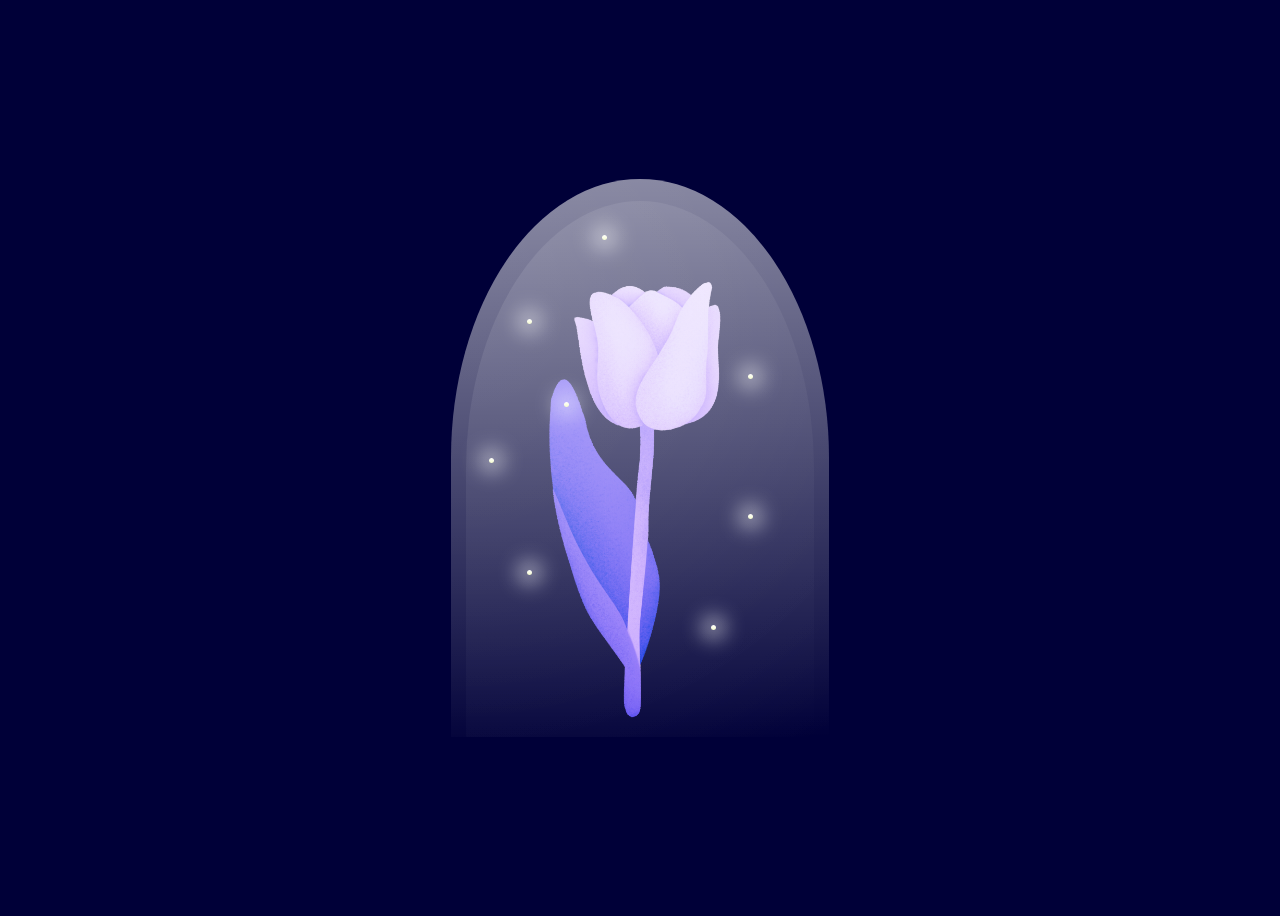
<file: flor-morada-main/index.html>
<!DOCTYPE html>
<html lang="es">

<head>
    <meta charset="UTF-8">
    <meta name="viewport" content="width=device-width, initial-scale=1.0">
    <title>Flor morada 💜</title>
    <style>
        body {
            display: flex;
            justify-content: center;
            align-items: center;
            background-color: #000038;
            height: 100vh;
        }

        .flower {
            display: flex;
            flex-direction: column-reverse;
            align-items: center;
            animation: float 3s ease-in-out infinite;
            position: relative;
            z-index: -1;
        }

        .flower__sparkles {
            position: absolute;
            top: 0;
            left: 0;
            width: 100%;
            height: 100%;
        }

        .flower__sparkle {
            position: absolute;
            width: 5px;
            height: 5px;
            background: linear-gradient(#FFF, #F5FCCD);
            box-shadow: 0 0 20px 10px rgba(255, 255, 255, 0.5);
            border-radius: 50%;
        }

        .flower__sparkle:nth-child(1) {
            top: 10%;
            left: 40%;
        }

        .flower__sparkle:nth-child(2) {
            top: 25%;
            left: 20%;
        }

        .flower__sparkle:nth-child(3) {
            top: 40%;
            left: 30%;
        }

        .flower__sparkle:nth-child(4) {
            top: 50%;
            left: 10%;
        }

        .flower__sparkle:nth-child(5) {
            top: 80%;
            right: 30%;
        }

        .flower__sparkle:nth-child(6) {
            top: 70%;
            left: 20%;
        }

        .flower__sparkle:nth-child(7) {
            top: 60%;
            right: 20%;
        }

        .flower__sparkle:nth-child(8) {
            top: 35%;
            right: 20%;
        }

        .flower__wrapper {
            position: relative;
            padding: 2vh 7vh;
            border-radius: 50% 50% 0 0;
            background: linear-gradient(#FFF -100%, transparent);
            overflow: hidden;
        }

        .flower__wrapper:before {
            content: '';
            position: absolute;
            top: 4%;
            left: 4%;
            display: block;
            width: 92%;
            height: 96%;
            background: radial-gradient(circle at top left, #FFF -800%, transparent);
            border-radius: 50% 50% 0 0;
        }

        .flower__wrapper:after {
            content: '';
            position: absolute;
            top: 0;
            left: 0;
            display: block;
            width: 100%;
            height: 100%;
            background: radial-gradient(circle at top left, #FFF -800%, transparent);
        }

        .flower__head {
            position: relative;
            display: flex;
            justify-content: center;
            width: 20vh;
            height: 23vh;
            margin-bottom: -8vh;
            transform: rotateX(75deg);
        }

        .flower__petal {
            position: absolute;
            bottom: -58%;
            width: 14vh;
            height: 19vh;
        }

        .flower__petal:after {
            content: '';
            position: relative;
            top: 0rem;
            left: 60%;
            display: block;
            width: 2px;
            height: 80%;
            background: #F5FCCD;
            transform: rotate(45deg);
        }

        .flower__petal--left {
            left: -19%;
            border-radius: 0 50% 40% 50%;
            background: linear-gradient(135deg, #F5FCCD, #ff7d66);
            transform-origin: 100% 100%;
        }

        .flower__petal--left:after {
            left: unset;
            right: -40%;
            transform: rotate(135deg);
        }

        /*
        .flower__petal--mid {
            left: -16%;
            bottom: -59%;
            border-radius: 0% 119% 0% 100%;
            background: linear-gradient(180deg, #F5FCCD, #ff7d66);
            transform-origin: 100% 100%;
            height: 28vh;
            transform: rotate(23deg);
            z-index: -1;
        }

        .flower__petal--mid:after {
            left: unset;
            right: -44%;
            transform: rotate(156deg);
            height: 26vh;
        }

        .flower__petal--bottom {
            left: -22%;
            bottom: -59%;
            border-radius: 0% 119% 0% 100%;
            background: linear-gradient(180deg, #F5FCCD, #ff7d66);
            transform-origin: 100% 100%;
            height: 31vh;
            transform: rotate(-158deg);
            z-index: -1;
        }

        .flower__petal--bottom:after {
            left: unset;
            right: -44%;
            transform: rotate(156deg);
            height: 26vh;
        }
*/
        .flower__petal--right {
            right: -18%;
            border-radius: 50% 0 50% 40%;
            background: linear-gradient(-135deg, #F5FCCD, #ff7d66);
            transform-origin: 0 100%;
        }

        .flower__petal--front {
            transform: scaleY(-1);
        }

        .flower__center {
            position: relative;
            width: 60%;
            height: 74%;
            background: linear-gradient(#976a5a, #3e1e12);
            border-radius: 50% 50% 35% 35%;
            top: 112%;
        }

        .flower__seeds {
            position: absolute;
            bottom: 2vh;
            left: 0;
            width: 100%;
            height: 100%;
            margin-bottom: 3vh;
        }

        .flower__seed {
            position: absolute;
            width: 3px;
            height: 3px;
            border-radius: 50%;
            background-color: #FFF;
        }

        .flower__seed:nth-child(1) {
            top: 60%;
            left: 40%;
        }

        .flower__seed:nth-child(2) {
            top: 40%;
            left: 60%;
        }

        .flower__seed:nth-child(3) {
            top: 50%;
            left: 50%;
        }

        .flower__seed:nth-child(4) {
            top: 60%;
            left: 60%;
        }

        .flower__seed:nth-child(5) {
            top: 40%;
            left: 40%;
        }

        .flower__seed:nth-child(6) {
            top: 50%;
            left: 30%;
        }

        .flower__seed:nth-child(7) {
            top: 30%;
            left: 50%;
        }

        .flower__seed:nth-child(8) {
            top: 70%;
            left: 50%;
        }

        .flower__seed:nth-child(9) {
            top: 50%;
            left: 70%;
        }

        .flower__steam-wrapper {
            position: relative;
            width: 1.5vh;
            height: 43vh;
        }

        .flower__steam-wrapper:after {
            content: '';
            position: absolute;
            top: 0;
            left: -200%;
            width: 500%;
            height: 10vh;
            border-radius: 0 0 50% 50%;
            background: linear-gradient(#000038, #80c0a1);
        }

        .flower__leaf {
            position: absolute;
            width: 400%;
            height: 15%;
            background: #80c0a1;
            border-radius: 50% 0 50% 0;
        }

        .flower__leaf:after {
            content: '';
            position: absolute;
            top: 50%;
            left: 0;
            width: 100%;
            height: 2px;
            background-color: #80c0a1;
            transform: rotate(-45deg);
            filter: brightness(1);
        }

        .flower__leaf--first {
            bottom: 25%;
            left: 100%;
            background: linear-gradient(-135deg, #80c0a1, #F5FCCD);
            transform-origin: -10%;
        }

        .flower__leaf--second {
            top: 30%;
            right: 100%;
            background: linear-gradient(45deg, #80c0a1, #F5FCCD);
            transform: scaleY(-1);
            transform-origin: 110%;
            z-index: 1;
        }

        .flower__leaf--second {
            top: 30%;
            right: 100%;
            background: linear-gradient(45deg, #80c0a1, #F5FCCD);
            transform: scaleY(-1);
            transform-origin: 110%;
            z-index: 1;
        }

        .flower__steam {
            position: relative;
            width: 100%;
            height: 94%;
            background: linear-gradient(#000038, #80c0a1, #F5FCCD);
            border-radius: 0 0 1rem 0;
            overflow: hidden;

        }

        .flower__steam-end {
            position: absolute;
            bottom: 0;
            width: 100%;
            height: 4vh;
            background: linear-gradient(#ff7d66, #F5FCCD);
            border-radius: 50% 20% 50% 0;
        }

        .imagen {
            margin-top: 9vh;
            height: 49vh;
            width: 28vh;
        }

        .titulo {
            margin-bottom: 180px;
            color: #9000a3;
            position: absolute;
            top: 1vh;
            left: 50%;
            transform: translateX(-50%);
            width: 90%;
            font-size: 3vh;
            opacity: 0;
            animation: fadeIn 4s ease-in-out forwards;
            text-align: center;
        }

        @keyframes float {

            0%,
            100% {
                transform: translateY(0);
            }

            50% {
                transform: translateY(-20px);
            }
        }

        @media screen and (max-width: 600px) {
            h1 {
                font-size: 1.5em;
            }
        }

        @media screen and (min-width: 601px) and (max-width: 1024px) {
            h1 {
                font-size: 1.8em;
            }
        }

        @media screen and (min-width: 1025px) {
            h1 {
                font-size: 2em;
            }

        }

        h1 {
            font-size: 2em;
            line-height: 1.5;
            margin-bottom: 20px;
        }

        @keyframes fadeIn {
            from {
                opacity: 0;
            }

            to {
                opacity: 1;
            }
        }
    </style>
</head>

<body>

    <h1 class="titulo">Toma tu flor morada 💜</h1>
    <div class="flower__wrapper">

        <div class="flower__sparkles">
            <div class="flower__sparkle"></div>
            <div class="flower__sparkle"></div>
            <div class="flower__sparkle"></div>
            <div class="flower__sparkle"></div>
            <div class="flower__sparkle"></div>
            <div class="flower__sparkle"></div>
            <div class="flower__sparkle"></div>
            <div class="flower__sparkle"></div>
        </div>
        <div class="flower">
            <img class="imagen"
                src="./flor.svg" />

        </div>
    </div>

</body>

</html>
</file>
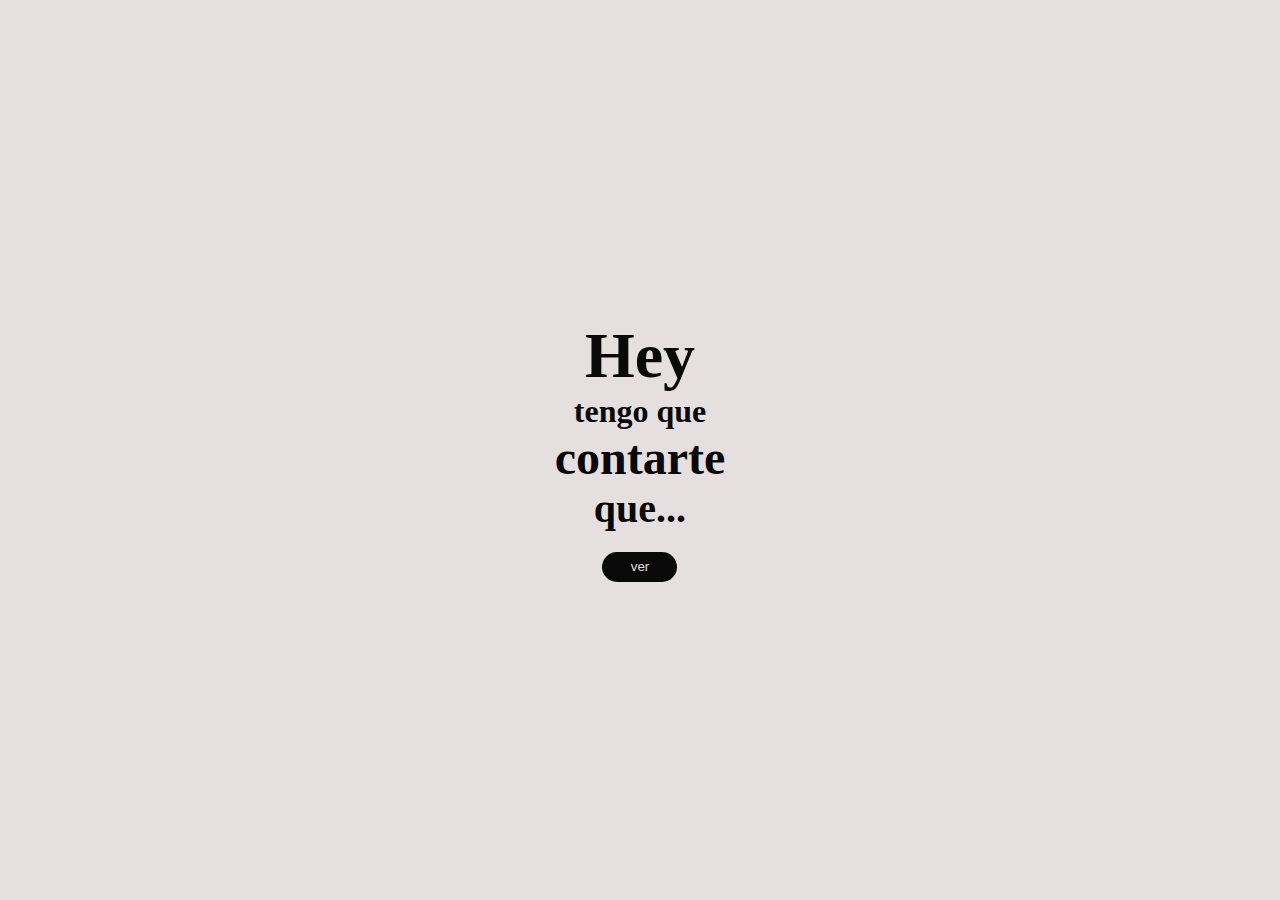
<file: octubre-santa-main/index.html>
<!DOCTYPE html>
<html lang="en">
  <head>
    <meta charset="UTF-8" />
    <meta name="viewport" content="width=device-width, initial-scale=1.0" />
    <title>Tengo que contarte algo importante</title>
    <style>
      * {
        margin: 0;
        padding: 0;
        box-sizing: border-box;
      }
      body {
        background: rgb(230, 223, 223);
        color: #090909;
        width: 100vw;
        height: 100dvh;
        display: flex;
        justify-content: center;
        align-items: center;
      }
      .section1 {
        h1 {
          text-align: center;
        }
        .span-1 {
          font-size: 4rem;
        }
        .span-2 {
          font-size: 2rem;
        }
        .span-3 {
          font-size: 3rem;
        }
        .span-4 {
          font-size: 2.5rem;
        }
        button {
          width: 75px;
          height: 30px;
          border: none;
          border-radius: 15px;
          color: rgb(230, 223, 223);
          background: #090909;
          margin-top: 20px;
          &:hover {
            background: #090909c3;
          }
        }
      }
      .letras {
        span {
          font-size: 4rem;
        }
      }
      .meme-final {
        display: flex;
        flex-direction: column;
        justify-content: center;
        align-items: center; 
        height: 100vh;
        text-align: center;
        span {
          font-size: 2.8rem;
        }
      }
      .desactivado {
        display: none;
      }
      .oculto {
        visibility: hidden;
      }
    </style>
    <script type="module">
      const $ = (e) => document.getElementById(e);
      const section1 = $("s1");
      const btn = $("btn");
      const audio = $("myAudio");

      const section2 = $("s2");
      const pLetras = $("pLetras");

      const letrasConfig = [
        { palabras: ["Desde", "Octubre"], tiempo: 0 },
        { palabras: ["se", "siente"], tiempo: 2300 },
        { palabras: ["que", "viene"], tiempo: 4300 },
        { palabras: ["Diciembre"], tiempo: 6000, esUltimo: true },
      ];

      btn.addEventListener("click", () => {
        section1.classList.add("desactivado");
        section2.classList.remove("desactivado");

        audio.volume = 1.0;
        audio.play();
        mostrarLetras(letrasConfig);
      });

      function mostrarLetras(config) {
        config.forEach((letraObj) => {
          setTimeout(() => {
            pLetras.innerHTML = "";

            const span1 = document.createElement("span");
            span1.textContent = letraObj.palabras[0];
            pLetras.appendChild(span1);

            const saltoDeLinea = document.createElement("br");
            pLetras.appendChild(saltoDeLinea);

            if (letraObj.esUltimo) {
              setTimeout(() => {
                pLetras.innerHTML = "";
                const gif = document.createElement("img");
                const span = document.createElement("span");
                const span2 = document.createElement("span");
                const saltoDeLinea = document.createElement("br");

                span.innerHTML = "FELIZ CASI<br />NAVIDAD BOBO 🎄🫶";
                gif.src = "./santa.gif";
                pLetras.appendChild(span);
                pLetras.appendChild(saltoDeLinea);
                pLetras.appendChild(gif);
                pLetras.classList.add("meme-final");
              }, 2500);
            } else {
              const span2 = document.createElement("span");
              span2.textContent = letraObj.palabras[1];
              span2.classList.add("oculto");
              pLetras.appendChild(span2);

              setTimeout(() => {
                span2.classList.remove("oculto");
              }, 520);
            }
          }, letraObj.tiempo);
        });
      }
    </script>
  </head>
  <body>
    <div class="section1" id="s1">
      <h1>
        <span class="span-1">Hey</span><br />
        <span class="span-2">tengo que</span><br />
        <span class="span-3">contarte</span><br />
        <span class="span-4">que...</span><br />
        <button id="btn">ver</button>
      </h1>
    </div>
    <div class="section2 desactivado" id="s2">
      <audio
        id="myAudio"
        src="https://raw.githubusercontent.com/Ragosorio/desde-septiembre-se-siente/codigo-para-enviar/haudio2.mpeg"
        preload="auto"
        class="desactivado"
      ></audio>
      <p class="letras" id="pLetras">Hola</p>
    </div>
  </body>
</html>
</file>
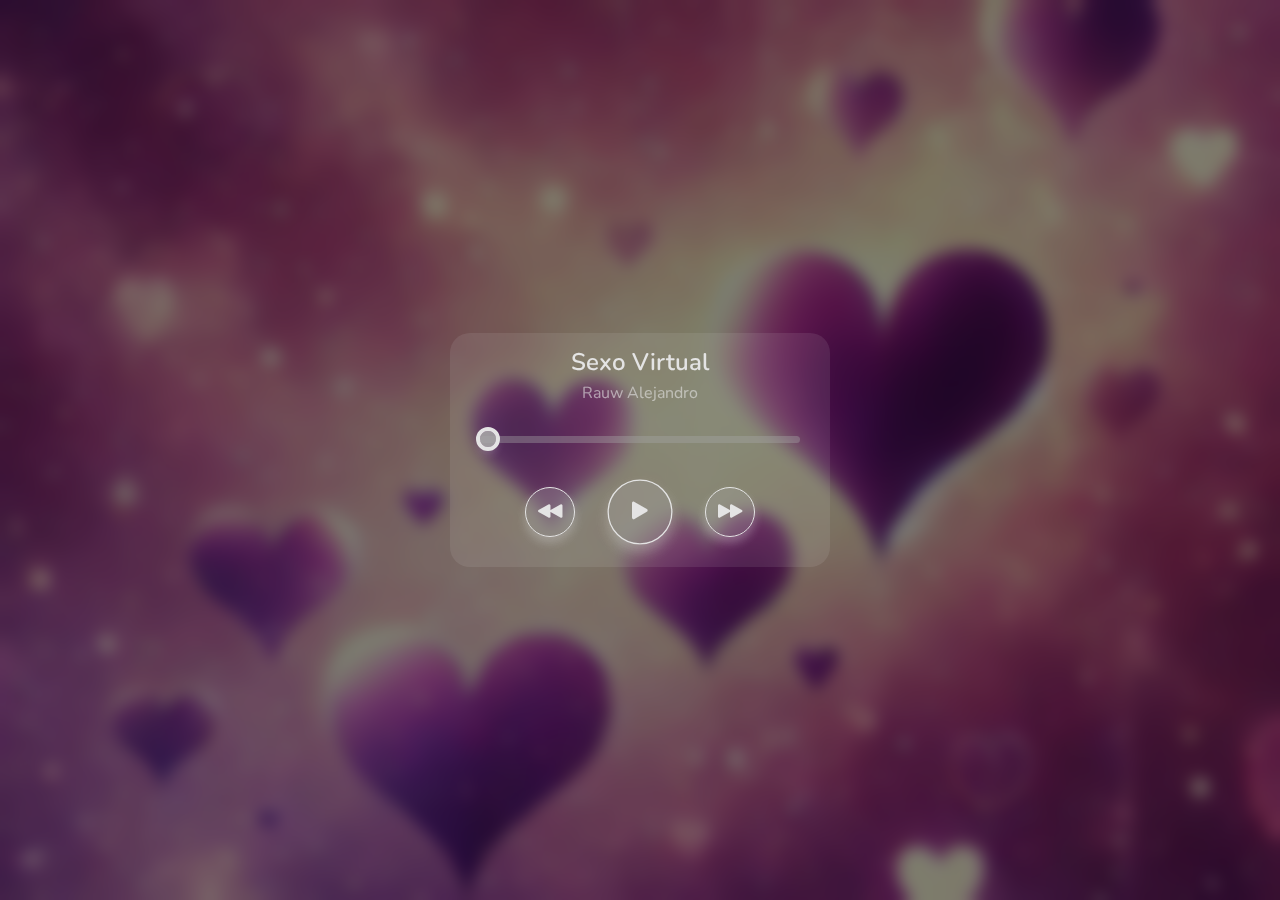
<file: our-music-mendi-main/index.html>
<!DOCTYPE html>
<html lang="en">
<head>
    <meta charset="UTF-8">
    <meta name="viewport" content="width=device-width, initial-scale=1.0">
    <title>Nuestra música 💋💜</title>
    <link rel="stylesheet" href="styles.css"/>
    <link rel="icon" href="img/heart.svg" type="image/x-icon" />
</head>
<body>

    <section class="reproductor-musica">
        <h1>Título</h1>
        <p>Nombre</p>
        <audio id="cancion">
            <source src="" type="audio/mpeg"/>
        </audio>
        <input type="range" value="0" id="progreso"/>
        <div class="controles">
            <button class="atras control">
                <i class="bi bi-rewind-fill"></i>
            </button>
            <button class="boton-reproducir-pausar iconoControl">
                <i class="bi bi-play-fill" id="iconoControl"></i>
            </button>
            <button class="adelante control">
                <i class="bi bi-fast-forward-fill"></i>
            </button>
        </div>
    </section>
    
    <script src="app.js"></script>
</body>
</html>
</file>
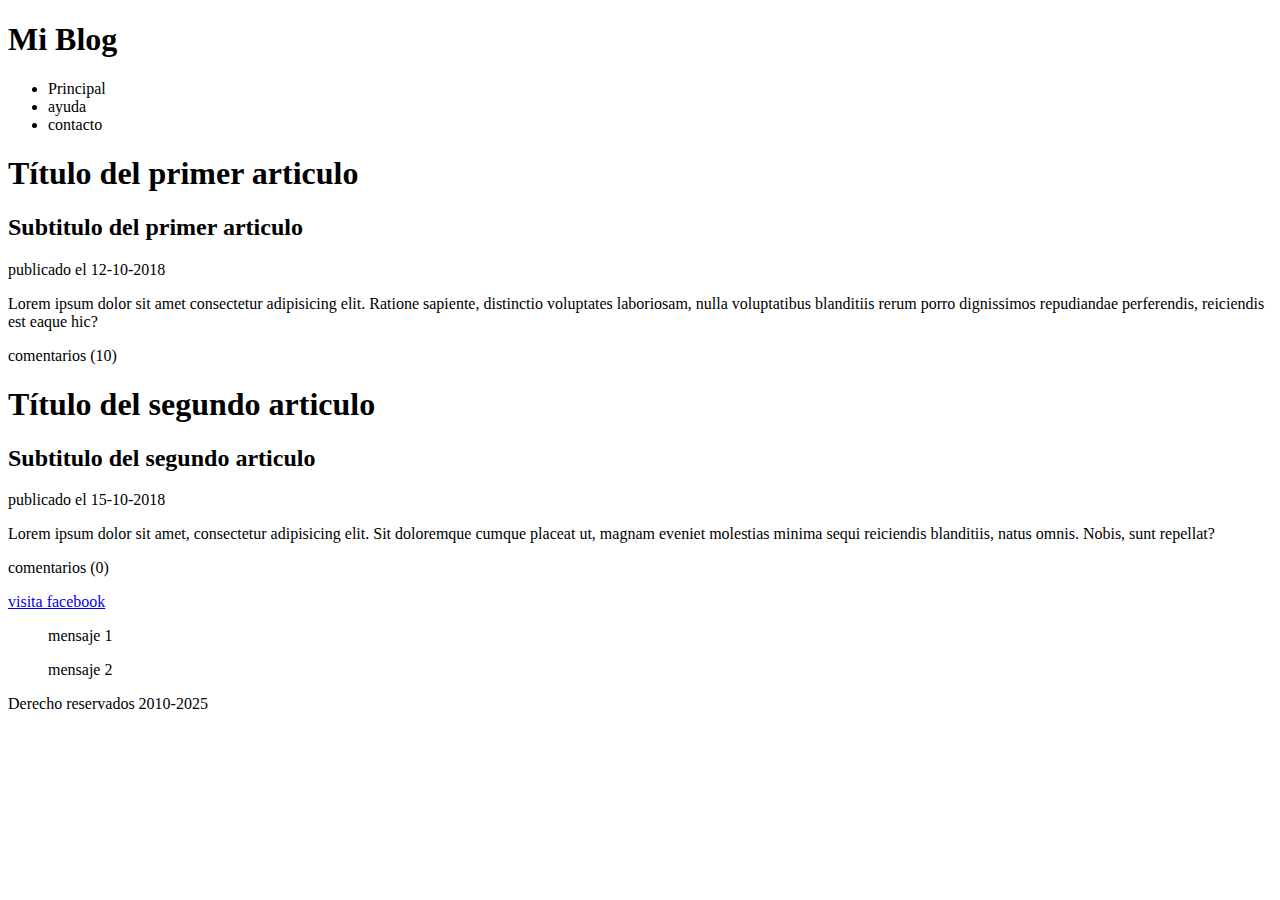
<file: pratica1.html>
<!DOCTYPE html>

<html lang="es">

    <head>
        <meta charset="utf-8" />
        <title> pagina web </title>
        <meta name="descrition" content="Esta es mi primera pagina"/>
        <meta name="author" content="juan"/>
        <meta name="keywords" content="Mi primer titulo, mi primer pagina, pagina web" />

    </head>

    <body>
        <header>
        <h1> Mi Blog</h1>
        </header>

        <nav>
            <ul>
                 <li>Principal</li>
                 <li>ayuda</li>
                 <li>contacto</li>
            </ul>
        </nav>

        <section>
            <article>
                <hgroup>
                    <h1>Título del primer articulo</h1>
                    <h2>Subtitulo del primer articulo</h2>
                </hgroup>
                <time datetime="12-10-2018">publicado el 12-10-2018</time>
                <p>Lorem ipsum dolor sit amet consectetur adipisicing elit. Ratione sapiente, distinctio voluptates laboriosam, nulla voluptatibus blanditiis rerum porro dignissimos repudiandae perferendis, reiciendis est eaque hic?</p>
                <footer>
                    <p> comentarios (10)</p>
                </footer>
            </article>

            <article>
                </hgroup>
                    <h1>Título del segundo articulo</h1>
                    <h2>Subtitulo del segundo articulo</h2>
                </hgroup>
                <time datetime="15-10-2018">publicado el 15-10-2018</time>
                <p>Lorem ipsum dolor sit amet, consectetur adipisicing elit. Sit doloremque cumque placeat ut, magnam eveniet molestias minima sequi reiciendis blanditiis, natus omnis. Nobis, sunt repellat?</p>
                <footer>
                    <p> comentarios (0)</p>
                    <a href="http://facebook.com">visita facebook</a>
                </footer>
            </article>
        </section>
        <aside>
            <blockquote cite="http://facebook.com">
                mensaje 1
            </blockquote>

            <blockquote>
                mensaje 2
            </blockquote>
        </aside>

        <footer>
            Derecho reservados 2010-2025
        </footer>

    </body>



</html>
</file>
<file: our-music-mendi-main/styles.css>
@import url("https://cdn.jsdelivr.net/npm/bootstrap-icons@1.11.3/font/bootstrap-icons.min.css");
@import url('https://fonts.googleapis.com/css2?family=Nunito:ital,wght@0,200..1000;1,200..1000&display=swap');

:root {
    --blanco:rgba(228,228,228,1);
}

* {
    margin: 0;
    padding: 0;
    box-sizing: border-box;
    font-family: "Nunito", sans-serif;
}

body {
    display: flex;
    justify-content: center;
    align-items: center;
    min-height: 100dvh;
    width: 100vw;

    background: url('img/BackGround.jpg') no-repeat center center fixed;
    background-size: cover;
    backdrop-filter: blur(8px);
    -webkit-backdrop-filter: blur(8px);
}

body::before {
    content: '';
    position: absolute;
    background-color: rgba(0,0,0,0.5);
    top: 0;
    bottom: 0;
    left: 0;
    right: 0;
    z-index: 1;
}

body > * {
    position: relative;
    z-index: 2;
}

.reproductor-musica {
    display: flex;
    flex-direction: column;
    justify-content: center;
    align-items: center;
    color: var(--blanco);
    width: 380px;
    padding: 10px 30px;
    border-radius: 20px;
    background-color: rgba(228,228,228,0.1);
}

.reproductor-musica h1 {
    font-size: 1.5rem;
    font-weight: 600;
    line-height: 1.6;
}

.reproductor-musica p {
    font-size: 1rem;
    font-weight: 400;
    opacity: 0.6;
}

#progreso {
    appearance: none;
    -webkit-appearance: none;
    width: 100%;
    height: 7px;
    background: rgba(165, 165, 165, 0.4);
    border-radius: 4px;
    margin: 32px 0 24px;
    cursor: pointer;
}

#progreso::-webkit-slider-thumb {
    appearance: none;
    -webkit-appearance: none;
    background: rgba(165, 165, 165, 0.9);
    width: 16px;
    aspect-ratio: 1/1;
    border-radius: 50%;
    outline: 4px solid var(--blanco);
    box-shadow: 0 6px 10px rgba(228, 228, 228, 0.3);
}

.controles {
    display: flex;
    justify-content: center;
}

.controles button {
    width: 50px;
    aspect-ratio: 1/1;
    margin: 20px;
    background: rgba(165, 165, 165, 0.3);
    color: var(--blanco);
    border-radius: 50%;
    border: 1px solid var(--blanco);
    outline: 0;
    font-size: 1.5rem;
    box-shadow: 0 6px 10px rgba(228, 228, 228, 0.3);
    cursor: pointer;
    transition: all 0.1s linear;
}

.controles .control:hover {
    transform: scale(1.1);
}

.controles .iconoControl{
    transform: scale(1.3);
}

.controles .iconoControl:hover {
    transform: scale(1.4);
}
</file>
